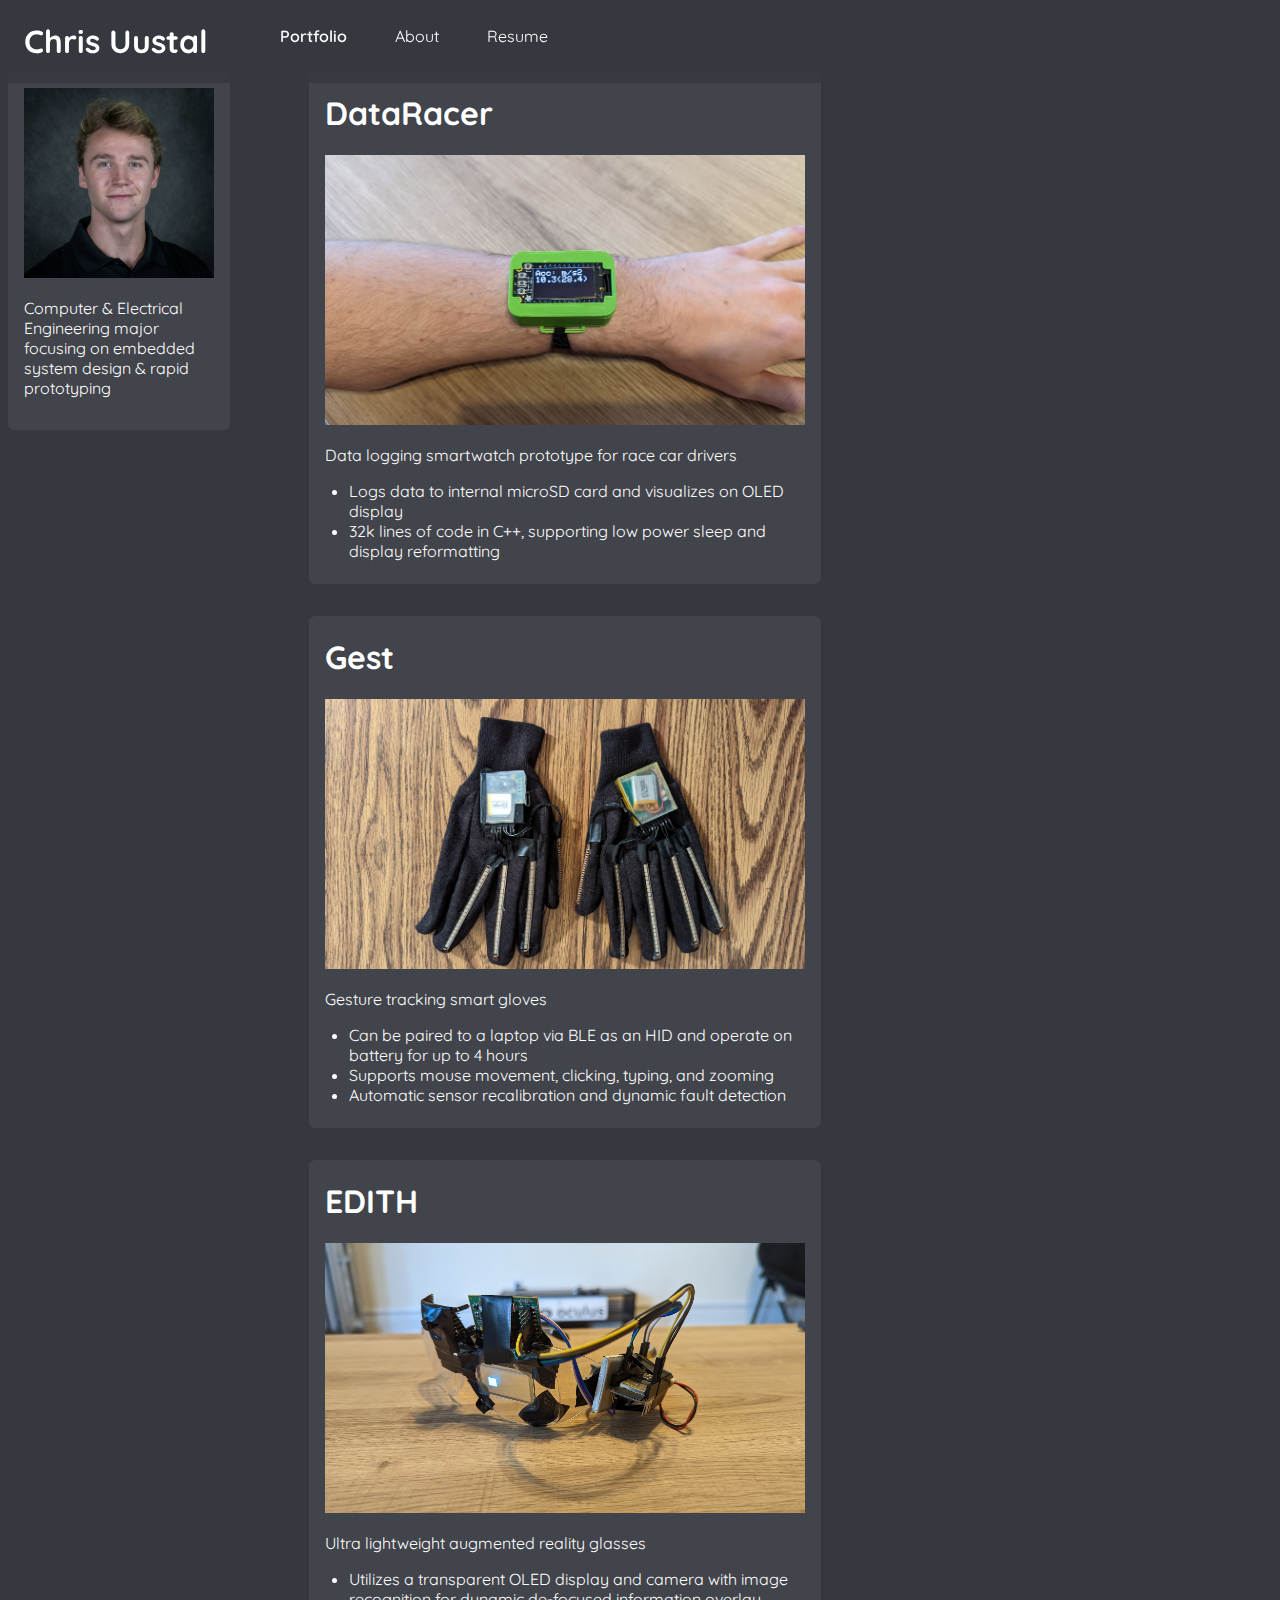
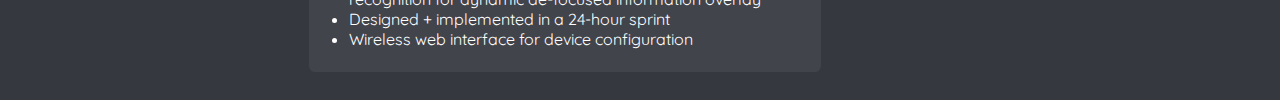
<file: index.html>
<!DOCTYPE html>
<html>
  <head>
    <meta http-equiv="refresh" content="0; url='portfolio.html'" />
  </head>
  <body>
    <p>Redirecting to my <a href="portfolio.html">portfolio</a>.</p>
  </body>
</html>
</file>
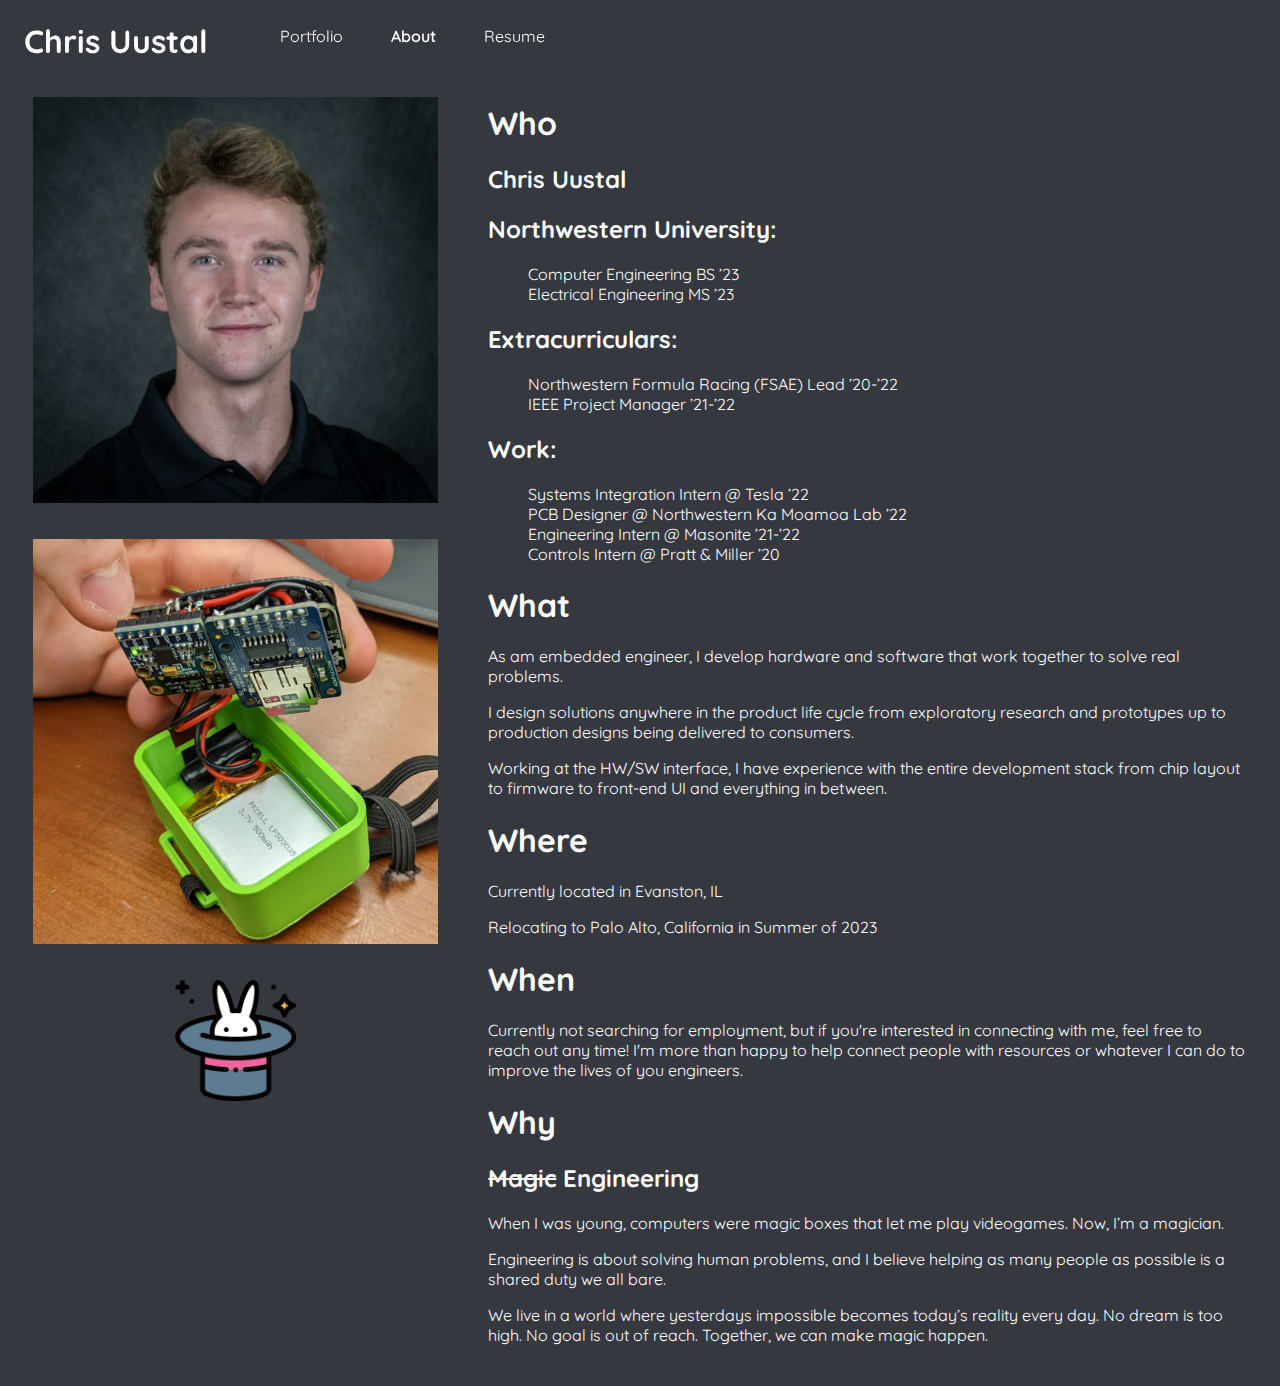
<file: about.html>
<!DOCTYPE html>
<html>
  <head>
    <title>About - Chris Uustal</title>
    <link rel="stylesheet" type="text/css" href="style.css"/>
    <meta charset="utf-8">
    <link rel="stylesheet"
          href="https://fonts.googleapis.com/css?family=Quicksand">
  </head>
  <body>
    <nav>
        <div class="head-bar" role="banner">
            <ul>
                <li><h1>Chris Uustal</h1></li>
                <li><a href="portfolio.html">Portfolio</a></li>
                <li><a class="current-page" href="about.html">About</a></li>
                <li><a href="resume.html">Resume</a></li>
            </ul>
        </div>
        <div class="padding" id="nav-padding"></div>
    </nav>
    <main class="about-page">
        <div class="about-left">
            <img src="images/profile.png" alt="Image of Chris Uustal">
            <img src="images/dataracer_internals.jpg" alt="Image of DataRacer opened up, showing exposd PCBs and wiring">
            <img id="magic-photo" src="images/magic.png" alt="Image of a rabbit coming out of a magician's hat">
        </div>
        <div class="about-right">
            <!-- <h1>About Me</h1>
            <p>Hey! My name's Chris, and I like making prototypes of cool things that solve unqiue problems.</p>
            <p>I'm from Morristown, NJ and I'm currently living in Evanston, IL while attending Northwestern University. 
                I have two adorable dogs at home named Rosie and Darlie, and I enjoy rock climbing and hiking in my free time when I'm not working on one of my engineering hobby projects.</p>
            <p>I'm excited to announce that, following a successful internship at Tesla this past summer as a Systems Integration Engineer, I'll be returning back to Palo Alto full time next summer!</p> -->

            <h1>Who</h1>
            <h2>Chris Uustal</h2>
            <h2>Northwestern University:</h2>
            <ul>
                <li>Computer Engineering BS ’23</li>
                <li>Electrical Engineering MS ’23</li>
            </ul>   

            <h2>Extracurriculars:</h2>
            <ul>
                <li>Northwestern Formula Racing (FSAE) Lead ’20-’22</li>
                <li>IEEE Project Manager ’21-’22</li>
            </ul>
            
            <h2>Work:</h2>
            <ul>
                <li>Systems Integration Intern @ Tesla ’22</li>
                <li>PCB Designer @ Northwestern Ka Moamoa Lab ’22</li>
                <li>Engineering Intern @ Masonite ’21-’22</li>
                <li>Controls Intern @ Pratt & Miller ’20</li>
            </ul>

            <h1>What</h1>
            <p>As am embedded engineer, I develop hardware and software that work together to solve real problems.</p>
            <p>I design solutions anywhere in the product life cycle from exploratory research and prototypes up to production designs being delivered to consumers.</p>
            <p>Working at the HW/SW interface, I have experience with the entire development stack from chip layout to firmware to front-end UI and everything in between.</p>

            <h1>Where</h1>
            <p>Currently located in Evanston, IL</p>
            <p>Relocating to Palo Alto, California in Summer of 2023</p>

            <h1>When</h1>
            <p>Currently not searching for employment, but if you're interested in connecting with me, feel free to reach out any time! I'm more than happy to help connect people with resources or whatever I can do to improve the lives of you engineers.</p>
        
            <h1>Why</h1>
            <h2><s>Magic</s> Engineering</h2>
            <p>When I was young, computers were magic boxes that let me play videogames. Now, I’m a magician.</p>
            <p>Engineering is about solving human problems, and I believe helping as many people as possible is a shared duty we all bare.</p>
            <p>We live in a world where yesterdays impossible becomes today’s reality every day. No dream is too high. No goal is out of reach. Together, we can make magic happen.</p>
        </div>
    </main>
  </body>
</html>
</file>
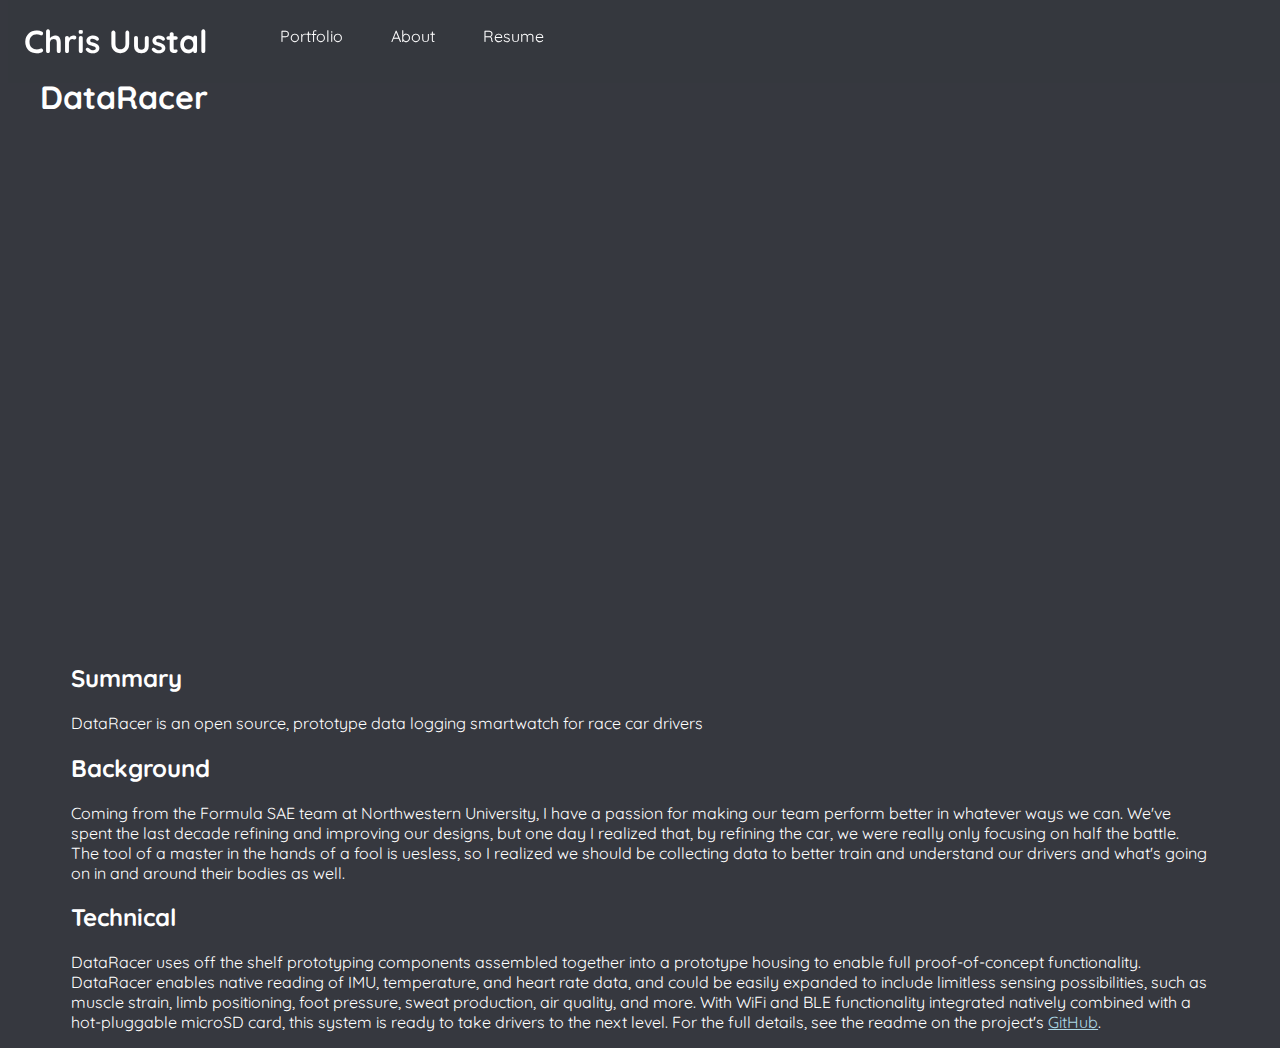
<file: dataracer.html>
<!DOCTYPE html>
<html>
  <head>
    <title>DataRacer - Chris Uustal</title>
    <link rel="stylesheet" type="text/css" href="style.css"/>
    <meta charset="utf-8">
    <link rel="stylesheet"
          href="https://fonts.googleapis.com/css?family=Quicksand">
  </head>
  <body>
    <nav>
        <div class="head-bar" role="banner">
            <ul>
                <li><h1>Chris Uustal</h1></li>
                <li><a href="portfolio.html">Portfolio</a></li>
                <li><a href="about.html">About</a></li>
                <li><a href="resume.html">Resume</a></li>
            </ul>
        </div>
        <div class="padding" id="nav-padding"></div>
    </nav>
    <main class="project-page">
        <h1>DataRacer</h1>
        <iframe src="https://www.youtube.com/embed/TMk0zPlX_jY" title="YouTube video player" frameborder="0" allow="accelerometer; autoplay; clipboard-write; encrypted-media; gyroscope; picture-in-picture" allowfullscreen></iframe>
        <div class="project-description">
            <h2>Summary</h2>
            <p>DataRacer is an open source, prototype data logging smartwatch for race car drivers</p>
            <h2>Background</h2>
            <p>Coming from the Formula SAE team at Northwestern University, I have a passion for making our team perform better in whatever ways we can. We've spent the last decade refining and improving our designs, but 
                one day I realized that, by refining the car, we were really only focusing on half the battle. The tool of a master in the hands of a fool is uesless, so I realized we should be collecting data to better train and understand
                our drivers and what's going on in and around their bodies as well. 
            </p>
            <h2>Technical</h2>
            <p>DataRacer uses off the shelf prototyping components assembled together into a prototype housing to enable full proof-of-concept functionality. 
                DataRacer enables native reading of IMU, temperature, and heart rate data, and could be easily expanded to include limitless sensing possibilities, such as 
                muscle strain, limb positioning, foot pressure, sweat production, air quality, and more. With WiFi and BLE functionality integrated natively combined with a hot-pluggable microSD card,
                this system is ready to take drivers to the next level. For the full details, see the readme on the project's <a href="https://github.com/ChrisUustal/smartwatch">GitHub</a>. 
            </p>
        </div>
    </main>
  </body>
</html>
</file>
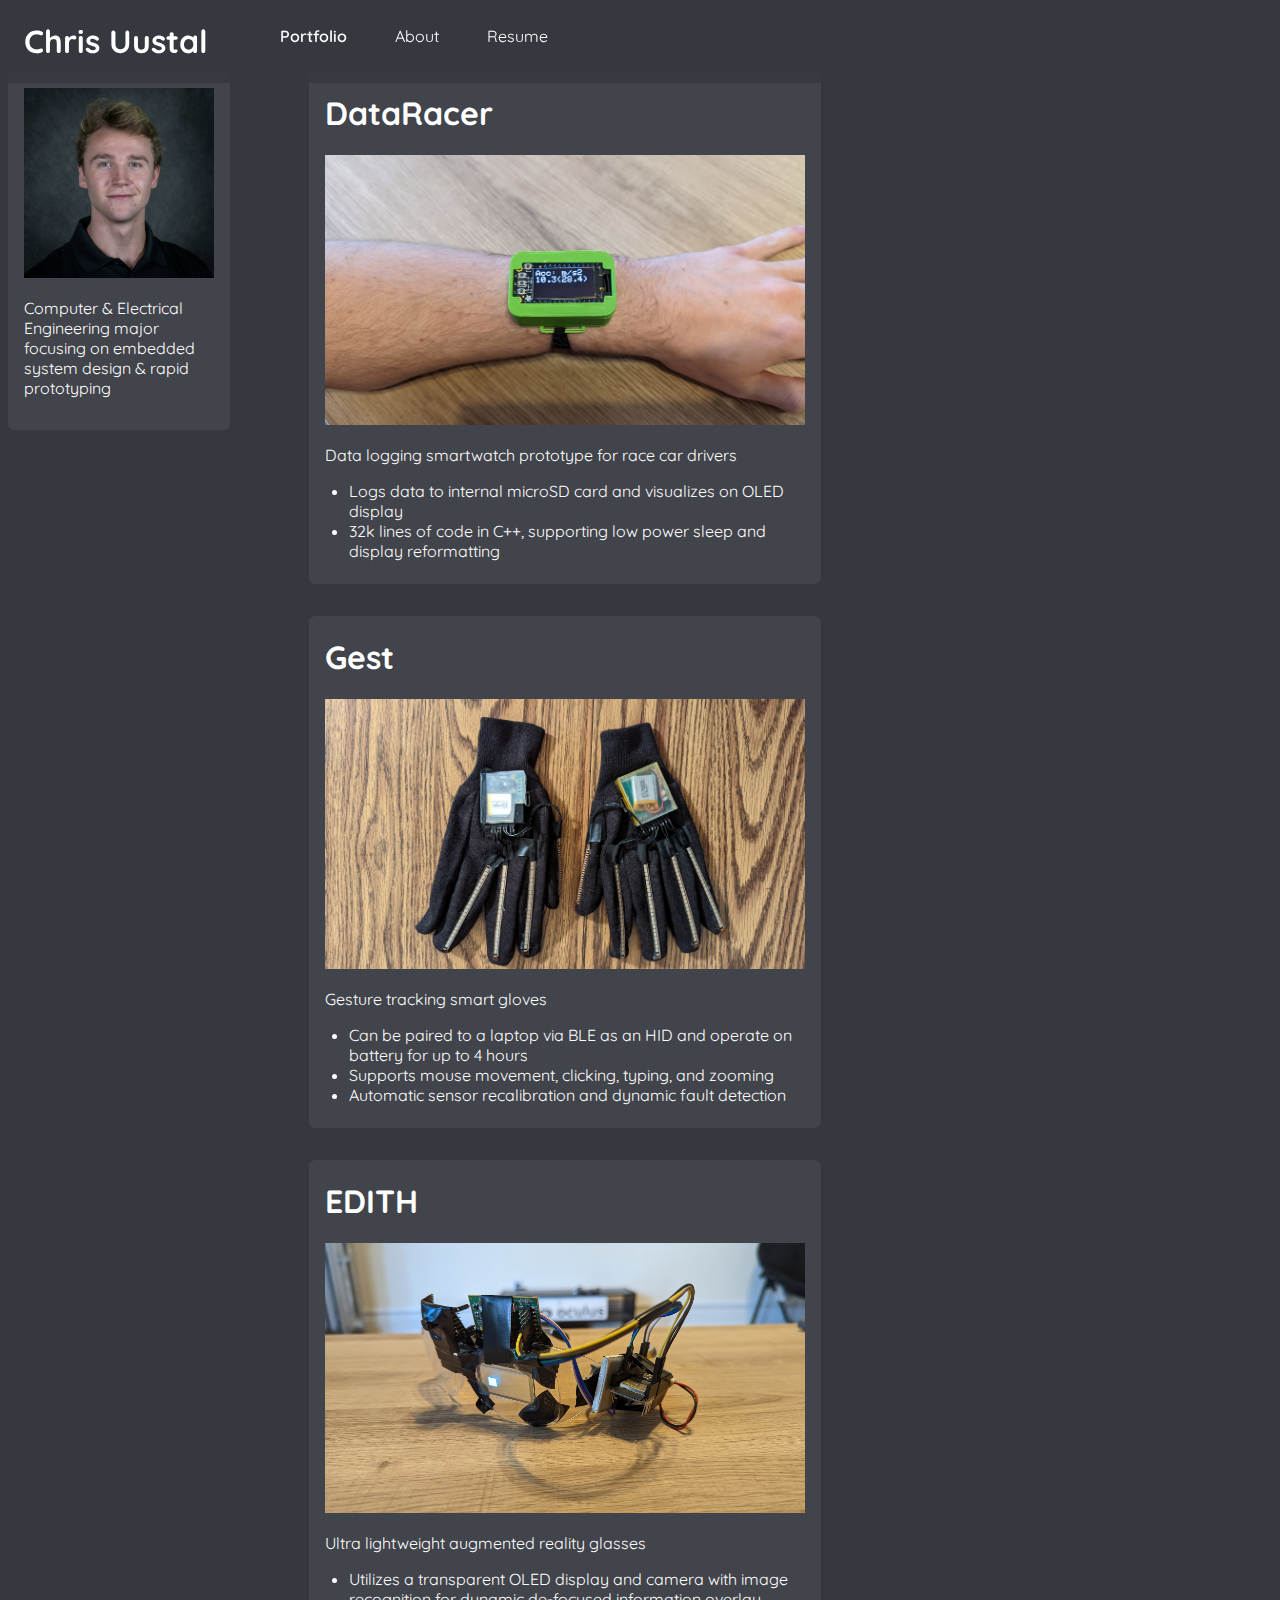
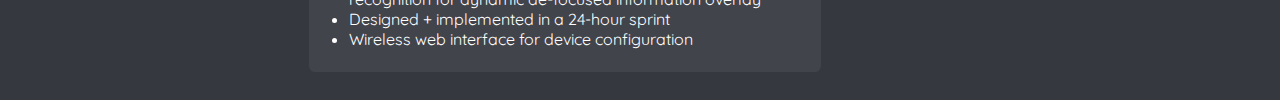
<file: portfolio.html>
<!DOCTYPE html>
<html>
  <head>
    <title>Portfolio - Chris Uustal</title>
    <link rel="stylesheet" type="text/css" href="style.css"/>
    <meta charset="utf-8">
    <link rel="stylesheet"
          href="https://fonts.googleapis.com/css?family=Quicksand">
  </head>
  <body>
    <nav>
        <div class="head-bar" role="banner">
            <ul>
                <li><h1>Chris Uustal</h1></li>
                <li><a class="current-page" href="portfolio.html">Portfolio</a></li>
                <li><a href="about.html">About</a></li>
                <li><a href="resume.html">Resume</a></li>
            </ul>
        </div>
        <div class="padding" id="nav-padding"></div>
    </nav>
    <main>
        <div class="main-content">
            <div class="bio">
                <img src="images/profile.png">
                <p>Computer & Electrical Engineering major focusing on embedded system design & rapid prototyping</p> 
            </div>
            <div class="project-list">
                <a href="dataracer.html">
                    <div class="project">
                        <h1>DataRacer</h1>
                        <img src="images/dataracer.jpg" alt="Image of project DataRacer - Small 3D printed smart watch mounted on a wrist">
                        <p>Data logging smartwatch prototype for race car drivers</p>
                        <ul>
                            <li>Logs data to internal microSD card and visualizes on OLED display</li>
                            <li>32k lines of code in C++, supporting low power sleep and display reformatting</li>
                        </ul>
                    </div>
                </a>
                <div class="project">
                    <h1>Gest</h1>
                    <img src="images/gest.jpg" alt="Image of Gest - Two gloves with attached sensors and 3D printed box">
                    <p>Gesture tracking smart gloves</p>
                    <ul>
                        <li>Can be paired to a laptop via BLE as an HID and operate on battery for up to 4 hours</li>
                        <li>Supports mouse movement, clicking, typing, and zooming</li>
                        <li>Automatic sensor recalibration and dynamic fault detection</li>
                    </ul>
                </div>
                <div class="project">
                    <h1>EDITH</h1>
                    <img src="images/edith.jpg" alt="Image of EDITH - A pair of glasses with a transparent lens and camera">
                    <p>Ultra lightweight augmented reality glasses</p>
                    <ul>
                        <li>Utilizes a transparent OLED display and camera with image recognition for dynamic de-focused information overlay</li>
                        <li>Designed + implemented in a 24-hour sprint</li>
                        <li>Wireless web interface for device configuration</li>
                    </ul>
                </div>
            </div>
        </div>
    </main>
  </body>
</html>
</file>
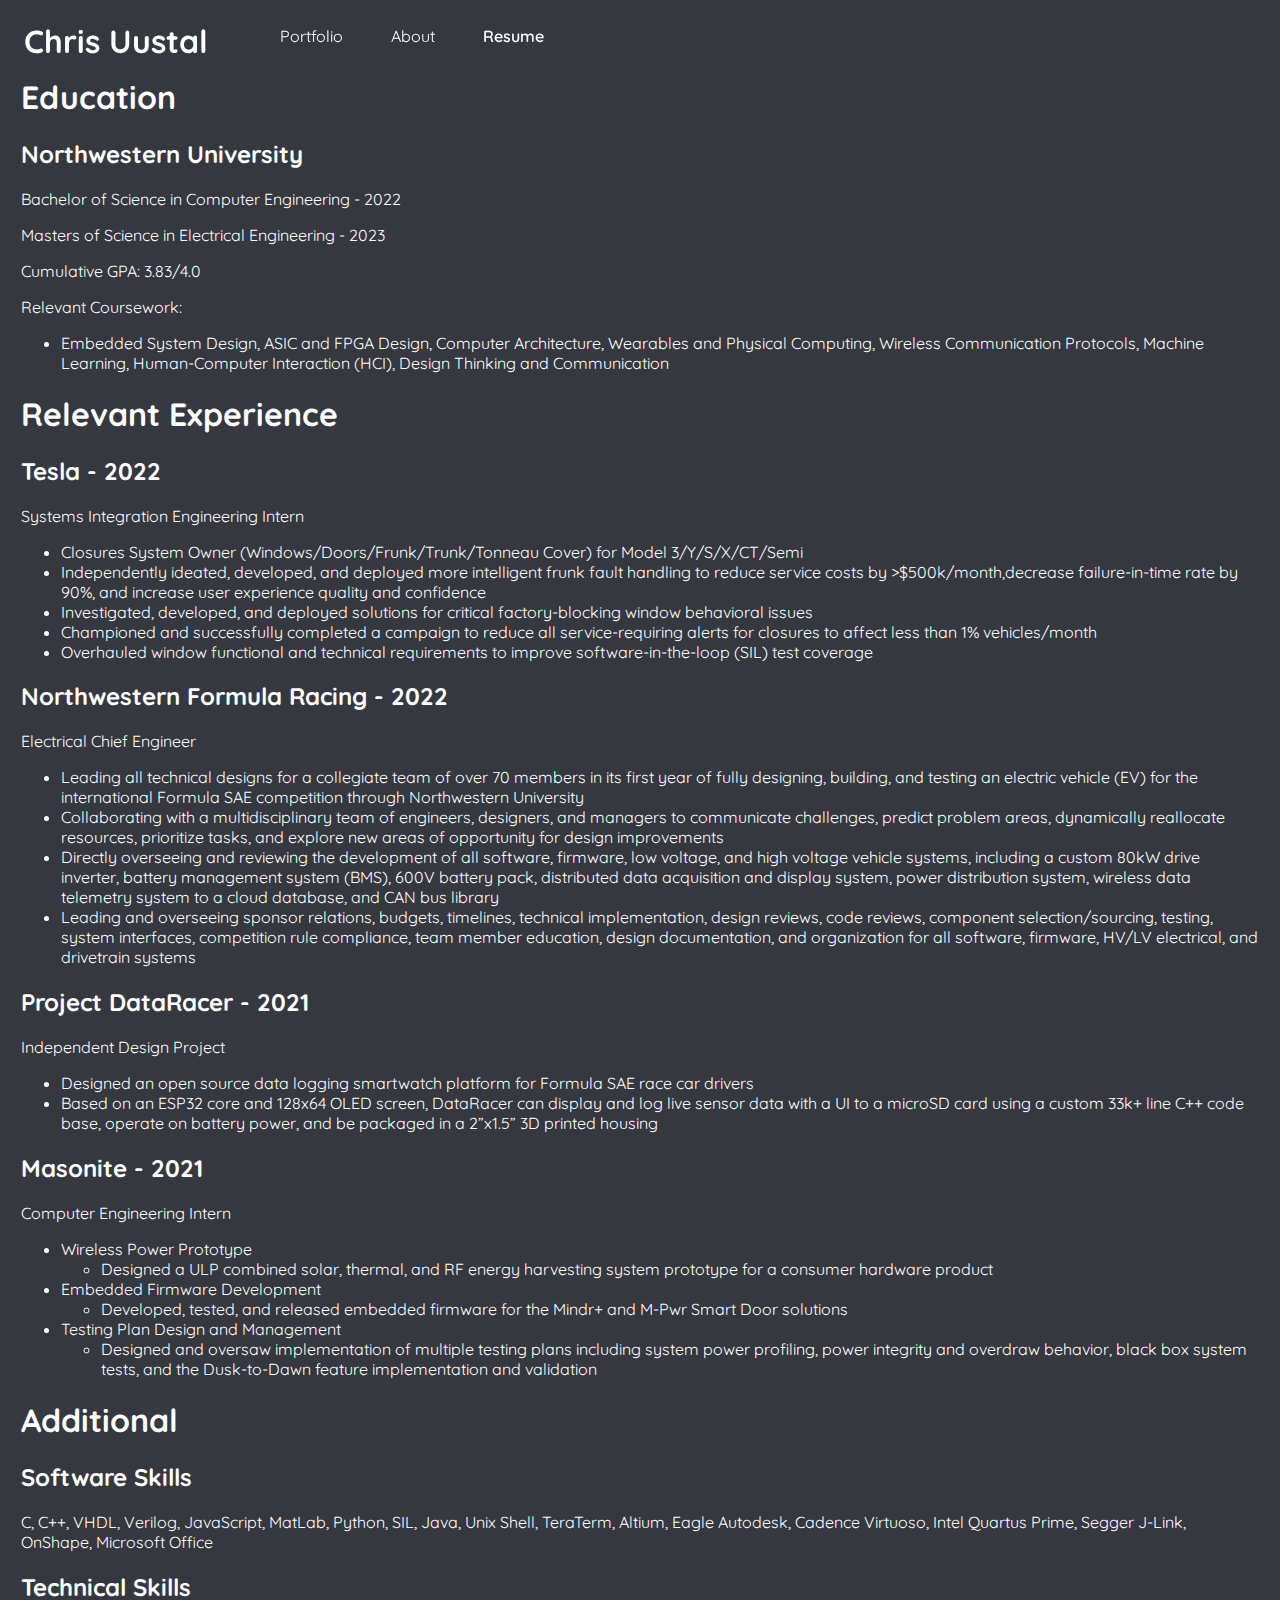
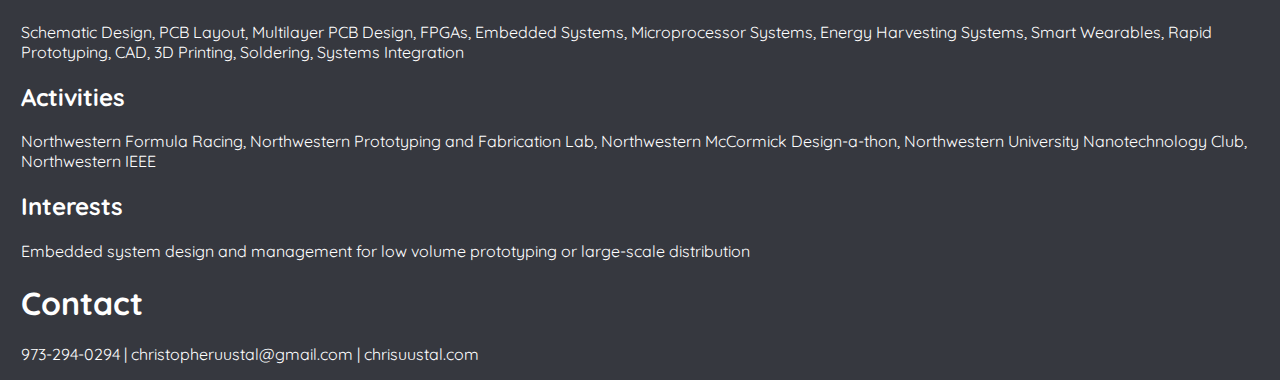
<file: resume.html>
<!DOCTYPE html>
<html>
  <head>
    <title>Resume - Chris Uustal</title>
    <link rel="stylesheet" type="text/css" href="style.css"/>
    <meta charset="utf-8">
    <link rel="stylesheet"
          href="https://fonts.googleapis.com/css?family=Quicksand">
  </head>
  <body>
    <nav>
        <div class="head-bar" role="banner">
            <ul>
                <li><h1>Chris Uustal</h1></li>
                <li><a href="portfolio.html">Portfolio</a></li>
                <li><a href="about.html">About</a></li>
                <li><a class="current-page" href="resume.html">Resume</a></li>
            </ul>
        </div>
        <div class="padding" id="nav-padding"></div>
    </nav>
    <main class="resume-content">
        <h1>Education</h1>
            <h2>Northwestern University</h2>
                <p>Bachelor of Science in Computer Engineering - 2022</p>
                <p>Masters of Science in Electrical Engineering - 2023</p>
                <p>Cumulative GPA: 3.83/4.0</p>
                <p>Relevant Coursework:</p>
                <ul>
                    <li>Embedded System Design, ASIC and FPGA Design, Computer Architecture, Wearables and Physical Computing, Wireless
                        Communication Protocols, Machine Learning, Human-Computer Interaction (HCI), Design Thinking and Communication</li>
                </ul>

        <h1>Relevant Experience</h1>
            <h2>Tesla - 2022</h2>
                <p>Systems Integration Engineering Intern</p>
                <ul>
                    <li>Closures System Owner (Windows/Doors/Frunk/Trunk/Tonneau Cover) for Model 3/Y/S/X/CT/Semi</li>
                    <li>Independently ideated, developed, and deployed more intelligent frunk fault handling to reduce service costs by >$500k/month,decrease failure-in-time rate by 90%, and increase user experience quality and confidence</li>
                    <li>Investigated, developed, and deployed solutions for critical factory-blocking window behavioral issues</li>
                    <li>Championed and successfully completed a campaign to reduce all service-requiring alerts for closures to affect less than 1% vehicles/month</li>
                    <li>Overhauled window functional and technical requirements to improve software-in-the-loop (SIL) test coverage</li>
                </ul>

            <h2>Northwestern Formula Racing - 2022</h2>
                <p>Electrical Chief Engineer</p>
                <ul>
                    <li>Leading all technical designs for a collegiate team of over 70 members in its first year of fully designing, building, and testing an electric
                        vehicle (EV) for the international Formula SAE competition through Northwestern University</li>
                    <li>Collaborating with a multidisciplinary team of engineers, designers, and managers to communicate challenges, predict problem
                        areas, dynamically reallocate resources, prioritize tasks, and explore new areas of opportunity for design improvements</li>
                    <li>Directly overseeing and reviewing the development of all software, firmware, low voltage, and high voltage vehicle systems,
                        including a custom 80kW drive inverter, battery management system (BMS), 600V battery pack, distributed data acquisition and
                        display system, power distribution system, wireless data telemetry system to a cloud database, and CAN bus library</li>
                    <li>Leading and overseeing sponsor relations, budgets, timelines, technical implementation, design reviews, code reviews, component
                        selection/sourcing, testing, system interfaces, competition rule compliance, team member education, design documentation, and
                        organization for all software, firmware, HV/LV electrical, and drivetrain systems</li>
                </ul>

            <h2>Project DataRacer - 2021</h2>
                <p>Independent Design Project</p>
                <ul>
                    <li>Designed an open source data logging smartwatch platform for Formula SAE race car drivers</li>
                    <li>Based on an ESP32 core and 128x64 OLED screen, DataRacer can display and log live sensor data with a UI to a microSD card
                        using a custom 33k+ line C++ code base, operate on battery power, and be packaged in a 2”x1.5” 3D printed housing</li>
                </ul>

            <h2>Masonite - 2021</h2>
                <p>Computer Engineering Intern</p>
                <ul>
                    <li>Wireless Power Prototype
                        <ul><li>Designed a ULP combined solar, thermal, and RF energy harvesting system prototype for a consumer hardware product
                        </li></ul>
                    </li>
                    
                    <li>Embedded Firmware Development
                        <ul><li>Developed, tested, and released embedded firmware for the Mindr+ and M-Pwr Smart Door solutions</li></ul>
                    </li>

                    <li>Testing Plan Design and Management
                        <ul><li>Designed and oversaw implementation of multiple testing plans including system power profiling, power integrity and overdraw
                            behavior, black box system tests, and the Dusk-to-Dawn feature implementation and validation</li></ul>
                    </li>
                </ul>

        <h1>Additional</h1> 
            <h2>Software Skills</h2>
                <p>C, C++, VHDL, Verilog, JavaScript, MatLab, Python, SIL, Java, Unix Shell, TeraTerm, Altium, Eagle Autodesk, Cadence
                    Virtuoso, Intel Quartus Prime, Segger J-Link, OnShape, Microsoft Office</p>
            <h2>Technical Skills</h2>
                <p>Schematic Design, PCB Layout, Multilayer PCB Design, FPGAs, Embedded Systems, Microprocessor Systems, Energy
                    Harvesting Systems, Smart Wearables, Rapid Prototyping, CAD, 3D Printing, Soldering, Systems Integration</p>
            <h2>Activities</h2>
                <p>Northwestern Formula Racing, Northwestern Prototyping and Fabrication Lab, Northwestern McCormick Design-a-thon,
                    Northwestern University Nanotechnology Club, Northwestern IEEE</p>
            <h2>Interests</h2>
                <p>Embedded system design and management for low volume prototyping or large-scale distribution</p>

        <h1>Contact</h1>
            <p>973-294-0294 | christopheruustal@gmail.com | chrisuustal.com</p>
    </main>
  </body>
</html>
</file>
<file: style.css>
body {
    background-color: #36383F;
    font-family: 'Quicksand', sans-serif;
    color: white;
}

.head-bar ul {
    position: fixed;
    top: 0;
    width: 100%;
    list-style-type: none;
    margin: 0;
    padding: 0;
    overflow: hidden;
    background-color: rgba(54, 56, 63, 0.8);
}

.head-bar li {
    display: inline;
    float: left;
}

.head-bar li a {
    text-decoration: none;
    color: white;
    display: block;
    text-align: center;
    padding: 1.6em 1.5em;
}

.head-bar li a:hover {
    background-color: #42444b;
}

.head-bar h1 {
    padding: 0 1.5em 0 0.5em;
}

.current-page {
    font-weight: 600;
}

#nav-padding {
    height: 3em;
}

.project {
    margin: 1em;
    padding: 0em 1em;
    width: 30em;
    height: 32em;
    border-radius: 0.4em;
    color: white;
    background-color: #42444b;
    display: inline-block;
}

.project h1 {
    text-align: left;
}

.project img {
    width: 100%;
}

.project ul {
    padding-left: 1.5em;
}

.project-list {
    width: 75%;
    float: left;
}

.bio {
    background-color: #42444b;
    width: 15%;
    float: left;
    padding: 1em;
    margin: 1em 5% 0 0;
    border-radius: 0.4em;
}

.bio img {
    width: 100%;
}

.main-content {
    display: inline-block;
}

.project-page h1 {
    margin-left: 1em;
}

iframe {
    margin-left: 5%;
    width: 90%;
    height: 500px;
    display: inline-block;
}

.project-description {
    width: 90%;
    margin-left: 5%;
}

.project-description a {
    color: lightblue;
}

.resume-content {
    width: 98%;
    margin-left: 1%;
}

.about-left {
    width: 32%;
    margin: 2%;
    float: left;
}

.about-left img {
    width: 100%;
    padding: 1em 0;
}

.about-right {
    width: 60%;
    margin: 2%;
    float: left;
}

.about-right ul {
    list-style-type: none;
}

#magic-photo {
    width: 30%;
    margin: 0 35%;
}
</file>
